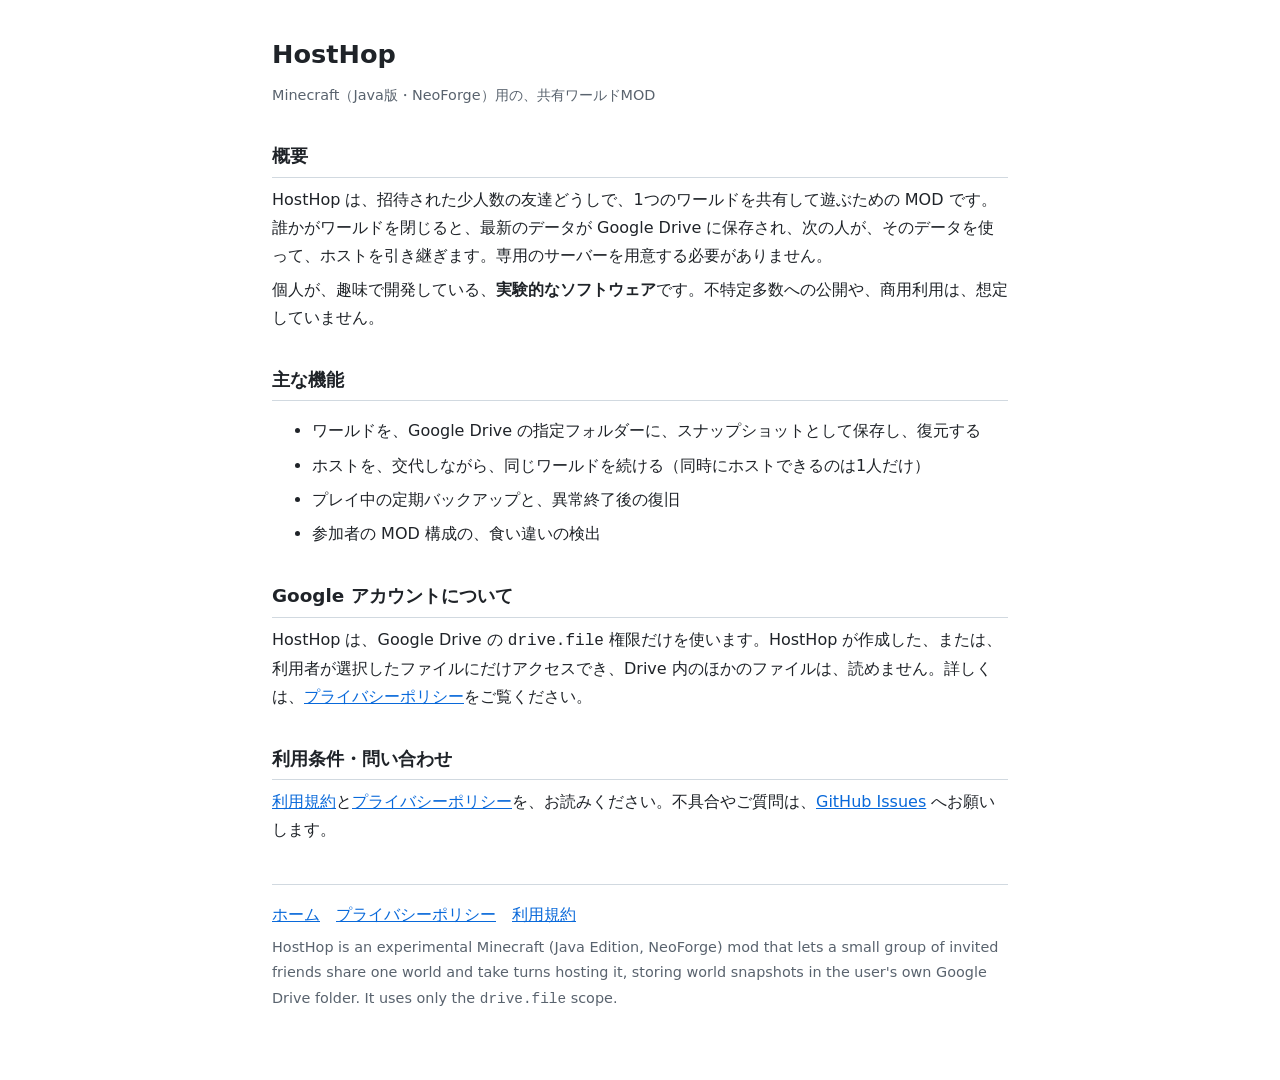
<file: docs/site/index.html>
<!doctype html>
<html lang="ja"><head><meta charset="utf-8"><meta name="viewport" content="width=device-width,initial-scale=1">
<title>HostHop</title><link rel="stylesheet" href="style.css"></head><body><main>
<h1>HostHop</h1>
<p class="muted">Minecraft（Java版・NeoForge）用の、共有ワールドMOD</p>
<h2>概要</h2>
<p>HostHop は、招待された少人数の友達どうしで、1つのワールドを共有して遊ぶための MOD です。誰かがワールドを閉じると、最新のデータが Google Drive に保存され、次の人が、そのデータを使って、ホストを引き継ぎます。専用のサーバーを用意する必要がありません。</p>
<p>個人が、趣味で開発している、<strong>実験的なソフトウェア</strong>です。不特定多数への公開や、商用利用は、想定していません。</p>
<h2>主な機能</h2>
<ul>
<li>ワールドを、Google Drive の指定フォルダーに、スナップショットとして保存し、復元する</li>
<li>ホストを、交代しながら、同じワールドを続ける（同時にホストできるのは1人だけ）</li>
<li>プレイ中の定期バックアップと、異常終了後の復旧</li>
<li>参加者の MOD 構成の、食い違いの検出</li>
</ul>
<h2>Google アカウントについて</h2>
<p>HostHop は、Google Drive の <code>drive.file</code> 権限だけを使います。HostHop が作成した、または、利用者が選択したファイルにだけアクセスでき、Drive 内のほかのファイルは、読めません。詳しくは、<a href="privacy.html">プライバシーポリシー</a>をご覧ください。</p>
<h2>利用条件・問い合わせ</h2>
<p><a href="terms.html">利用規約</a>と<a href="privacy.html">プライバシーポリシー</a>を、お読みください。不具合やご質問は、<a href="https://github.com/Ta0917/hosthop/issues">GitHub Issues</a> へお願いします。</p>
<nav><a href="index.html">ホーム</a><a href="privacy.html">プライバシーポリシー</a><a href="terms.html">利用規約</a></nav>
<p class="muted">HostHop is an experimental Minecraft (Java Edition, NeoForge) mod that lets a small group of invited friends share one world and take turns hosting it, storing world snapshots in the user's own Google Drive folder. It uses only the <code>drive.file</code> scope.</p>
</main></body></html>
</file>
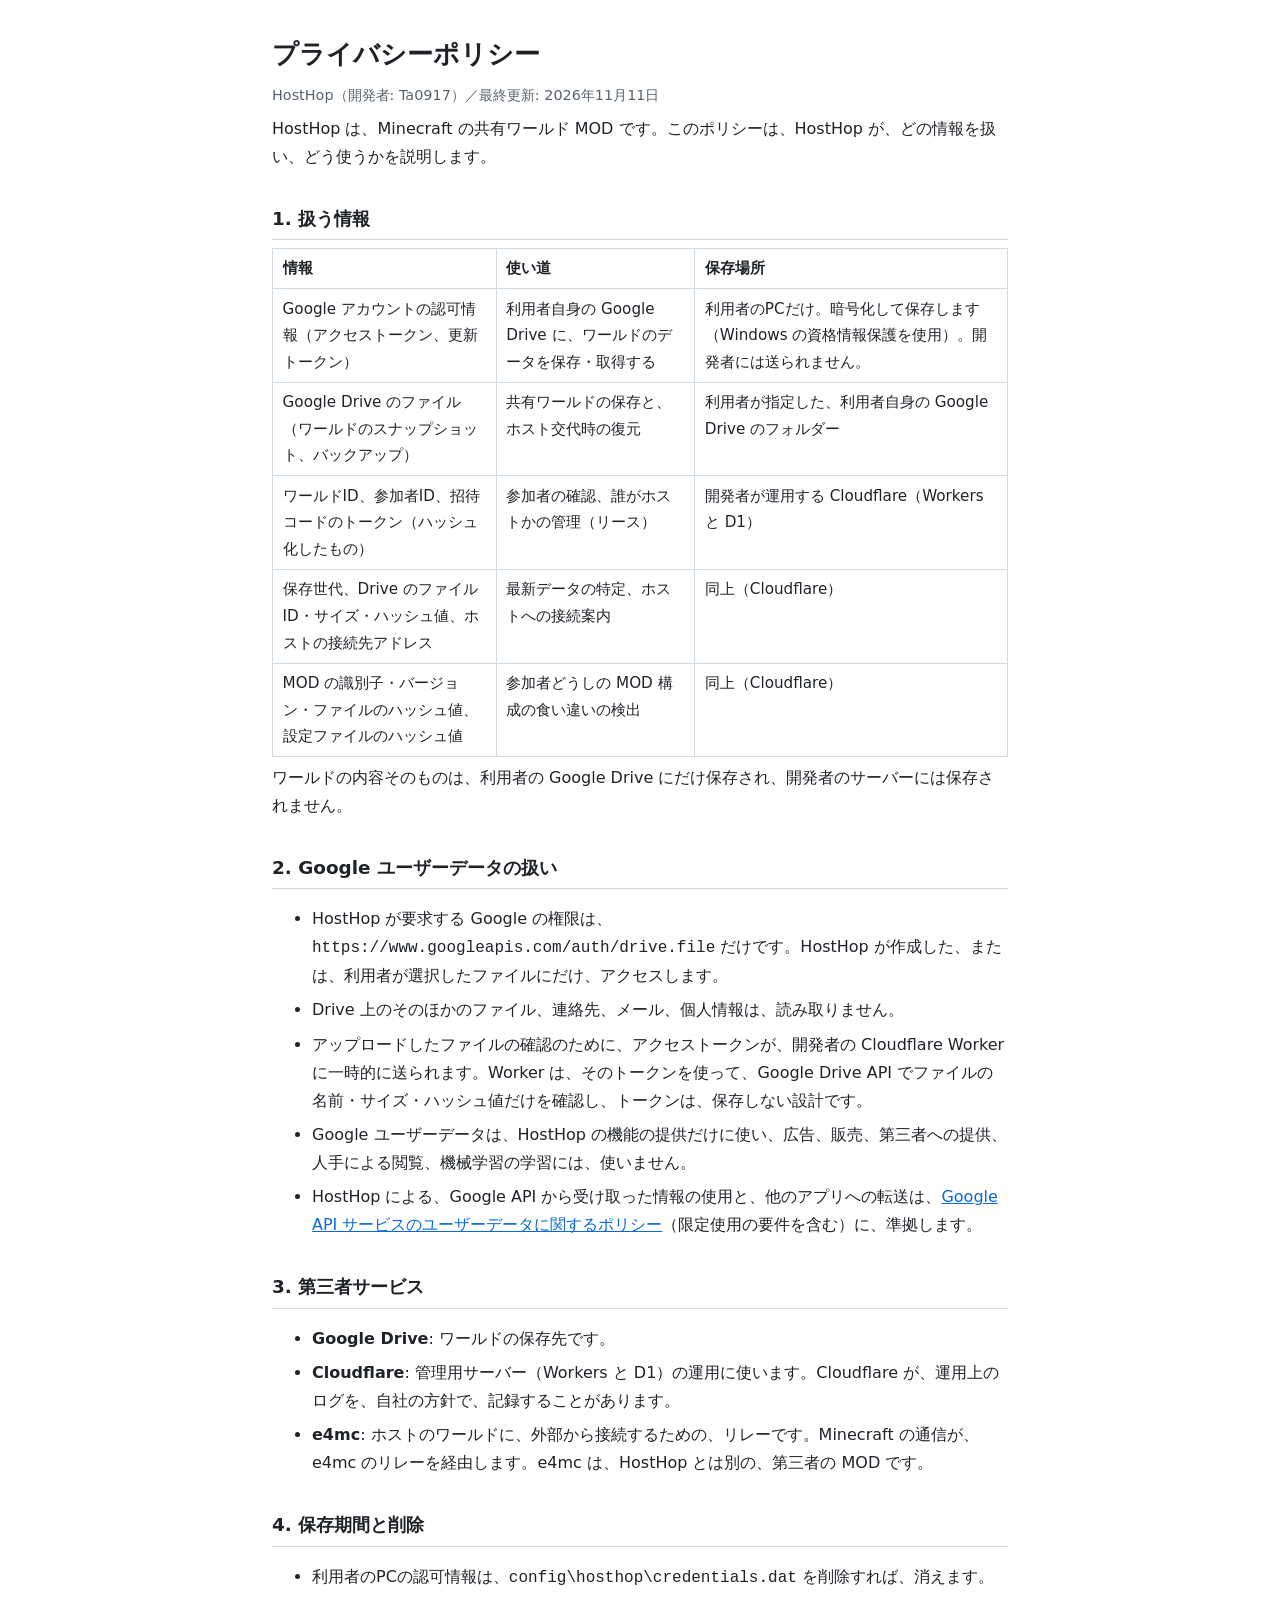
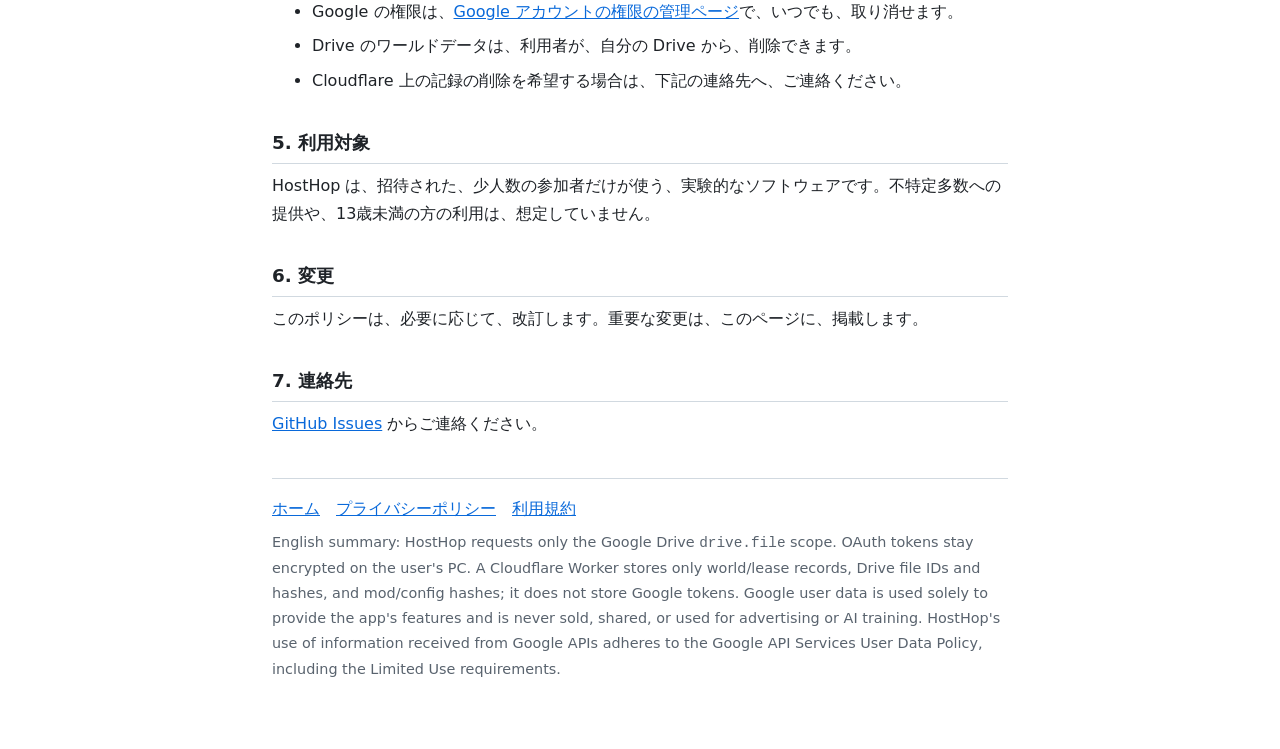
<file: docs/site/privacy.html>
<!doctype html>
<html lang="ja"><head><meta charset="utf-8"><meta name="viewport" content="width=device-width,initial-scale=1">
<title>プライバシーポリシー - HostHop</title><link rel="stylesheet" href="style.css"></head><body><main>
<h1>プライバシーポリシー</h1>
<p class="muted">HostHop（開発者: Ta0917）／最終更新: 2026年11月11日</p>
<p>HostHop は、Minecraft の共有ワールド MOD です。このポリシーは、HostHop が、どの情報を扱い、どう使うかを説明します。</p>

<h2>1. 扱う情報</h2>
<table>
<tr><th>情報</th><th>使い道</th><th>保存場所</th></tr>
<tr><td>Google アカウントの認可情報（アクセストークン、更新トークン）</td><td>利用者自身の Google Drive に、ワールドのデータを保存・取得する</td><td>利用者のPCだけ。暗号化して保存します（Windows の資格情報保護を使用）。開発者には送られません。</td></tr>
<tr><td>Google Drive のファイル（ワールドのスナップショット、バックアップ）</td><td>共有ワールドの保存と、ホスト交代時の復元</td><td>利用者が指定した、利用者自身の Google Drive のフォルダー</td></tr>
<tr><td>ワールドID、参加者ID、招待コードのトークン（ハッシュ化したもの）</td><td>参加者の確認、誰がホストかの管理（リース）</td><td>開発者が運用する Cloudflare（Workers と D1）</td></tr>
<tr><td>保存世代、Drive のファイルID・サイズ・ハッシュ値、ホストの接続先アドレス</td><td>最新データの特定、ホストへの接続案内</td><td>同上（Cloudflare）</td></tr>
<tr><td>MOD の識別子・バージョン・ファイルのハッシュ値、設定ファイルのハッシュ値</td><td>参加者どうしの MOD 構成の食い違いの検出</td><td>同上（Cloudflare）</td></tr>
</table>
<p>ワールドの内容そのものは、利用者の Google Drive にだけ保存され、開発者のサーバーには保存されません。</p>

<h2>2. Google ユーザーデータの扱い</h2>
<ul>
<li>HostHop が要求する Google の権限は、<code>https://www.googleapis.com/auth/drive.file</code> だけです。HostHop が作成した、または、利用者が選択したファイルにだけ、アクセスします。</li>
<li>Drive 上のそのほかのファイル、連絡先、メール、個人情報は、読み取りません。</li>
<li>アップロードしたファイルの確認のために、アクセストークンが、開発者の Cloudflare Worker に一時的に送られます。Worker は、そのトークンを使って、Google Drive API でファイルの名前・サイズ・ハッシュ値だけを確認し、トークンは、保存しない設計です。</li>
<li>Google ユーザーデータは、HostHop の機能の提供だけに使い、広告、販売、第三者への提供、人手による閲覧、機械学習の学習には、使いません。</li>
<li>HostHop による、Google API から受け取った情報の使用と、他のアプリへの転送は、<a href="https://developers.google.com/terms/api-services-user-data-policy">Google API サービスのユーザーデータに関するポリシー</a>（限定使用の要件を含む）に、準拠します。</li>
</ul>

<h2>3. 第三者サービス</h2>
<ul>
<li><strong>Google Drive</strong>: ワールドの保存先です。</li>
<li><strong>Cloudflare</strong>: 管理用サーバー（Workers と D1）の運用に使います。Cloudflare が、運用上のログを、自社の方針で、記録することがあります。</li>
<li><strong>e4mc</strong>: ホストのワールドに、外部から接続するための、リレーです。Minecraft の通信が、e4mc のリレーを経由します。e4mc は、HostHop とは別の、第三者の MOD です。</li>
</ul>

<h2>4. 保存期間と削除</h2>
<ul>
<li>利用者のPCの認可情報は、<code>config\hosthop\credentials.dat</code> を削除すれば、消えます。</li>
<li>Google の権限は、<a href="https://myaccount.google.com/permissions">Google アカウントの権限の管理ページ</a>で、いつでも、取り消せます。</li>
<li>Drive のワールドデータは、利用者が、自分の Drive から、削除できます。</li>
<li>Cloudflare 上の記録の削除を希望する場合は、下記の連絡先へ、ご連絡ください。</li>
</ul>

<h2>5. 利用対象</h2>
<p>HostHop は、招待された、少人数の参加者だけが使う、実験的なソフトウェアです。不特定多数への提供や、13歳未満の方の利用は、想定していません。</p>

<h2>6. 変更</h2>
<p>このポリシーは、必要に応じて、改訂します。重要な変更は、このページに、掲載します。</p>

<h2>7. 連絡先</h2>
<p><a href="https://github.com/Ta0917/hosthop/issues">GitHub Issues</a> からご連絡ください。</p>
<nav><a href="index.html">ホーム</a><a href="privacy.html">プライバシーポリシー</a><a href="terms.html">利用規約</a></nav>
<p class="muted">English summary: HostHop requests only the Google Drive <code>drive.file</code> scope. OAuth tokens stay encrypted on the user's PC. A Cloudflare Worker stores only world/lease records, Drive file IDs and hashes, and mod/config hashes; it does not store Google tokens. Google user data is used solely to provide the app's features and is never sold, shared, or used for advertising or AI training. HostHop's use of information received from Google APIs adheres to the Google API Services User Data Policy, including the Limited Use requirements.</p>
</main></body></html>
</file>
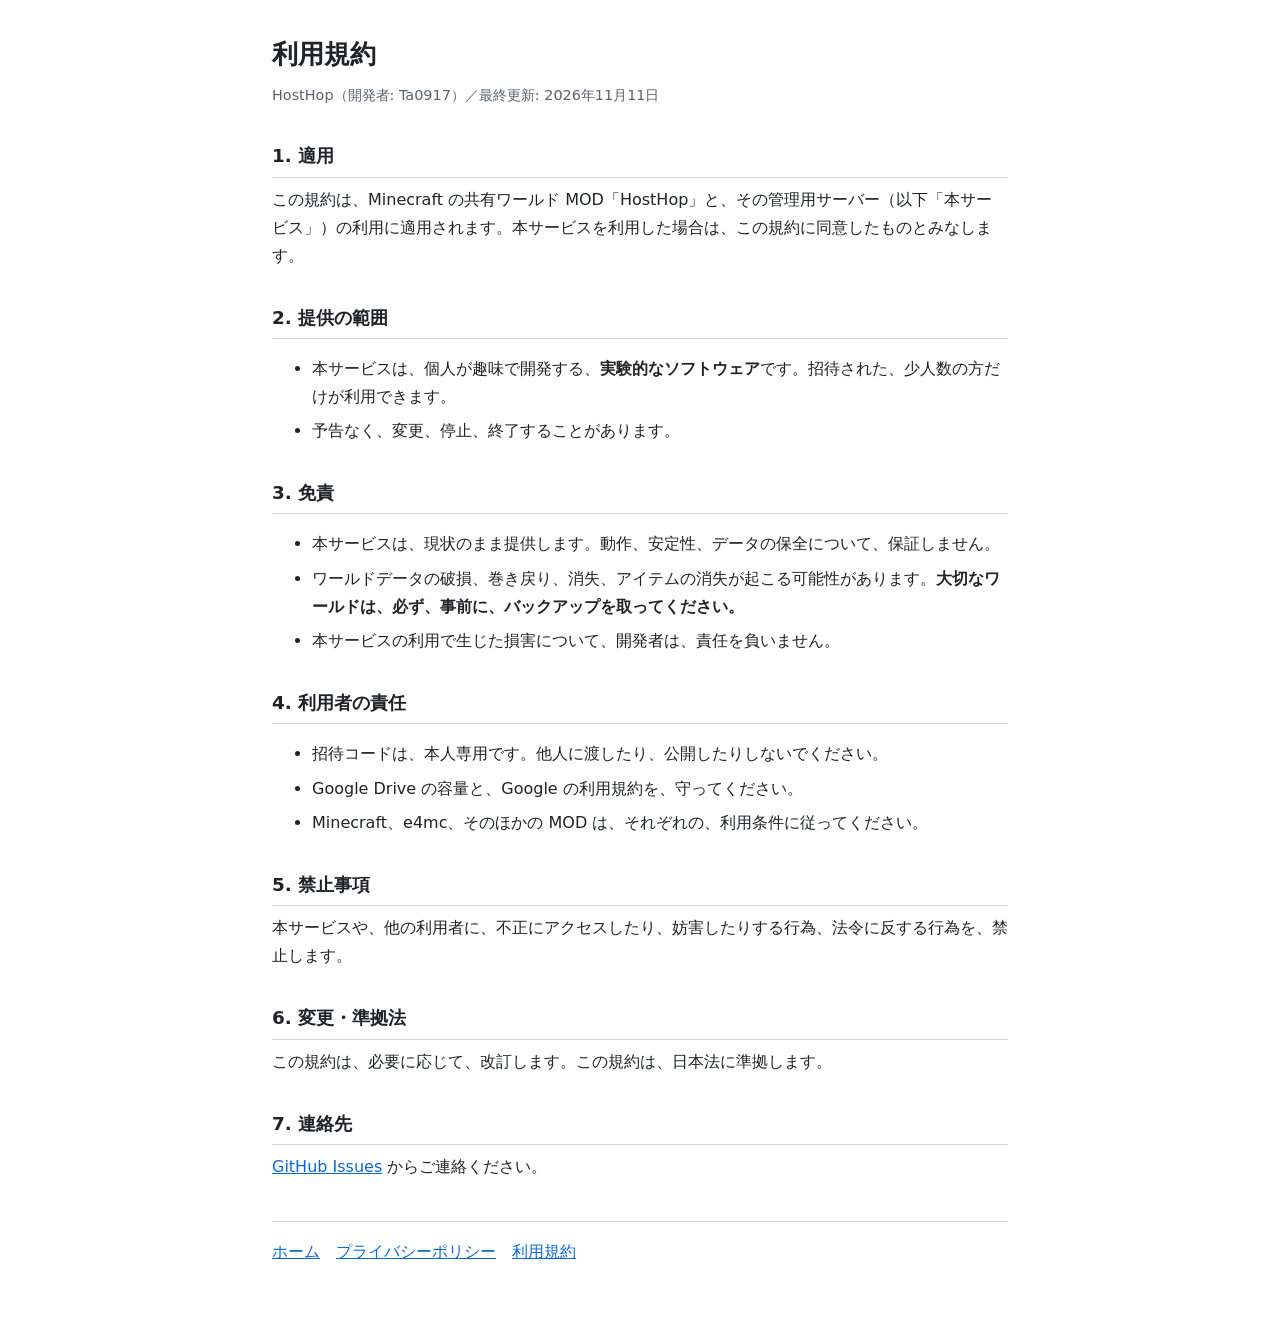
<file: docs/site/terms.html>
<!doctype html>
<html lang="ja"><head><meta charset="utf-8"><meta name="viewport" content="width=device-width,initial-scale=1">
<title>利用規約 - HostHop</title><link rel="stylesheet" href="style.css"></head><body><main>
<h1>利用規約</h1>
<p class="muted">HostHop（開発者: Ta0917）／最終更新: 2026年11月11日</p>
<h2>1. 適用</h2>
<p>この規約は、Minecraft の共有ワールド MOD「HostHop」と、その管理用サーバー（以下「本サービス」）の利用に適用されます。本サービスを利用した場合は、この規約に同意したものとみなします。</p>
<h2>2. 提供の範囲</h2>
<ul>
<li>本サービスは、個人が趣味で開発する、<strong>実験的なソフトウェア</strong>です。招待された、少人数の方だけが利用できます。</li>
<li>予告なく、変更、停止、終了することがあります。</li>
</ul>
<h2>3. 免責</h2>
<ul>
<li>本サービスは、現状のまま提供します。動作、安定性、データの保全について、保証しません。</li>
<li>ワールドデータの破損、巻き戻り、消失、アイテムの消失が起こる可能性があります。<strong>大切なワールドは、必ず、事前に、バックアップを取ってください。</strong></li>
<li>本サービスの利用で生じた損害について、開発者は、責任を負いません。</li>
</ul>
<h2>4. 利用者の責任</h2>
<ul>
<li>招待コードは、本人専用です。他人に渡したり、公開したりしないでください。</li>
<li>Google Drive の容量と、Google の利用規約を、守ってください。</li>
<li>Minecraft、e4mc、そのほかの MOD は、それぞれの、利用条件に従ってください。</li>
</ul>
<h2>5. 禁止事項</h2>
<p>本サービスや、他の利用者に、不正にアクセスしたり、妨害したりする行為、法令に反する行為を、禁止します。</p>
<h2>6. 変更・準拠法</h2>
<p>この規約は、必要に応じて、改訂します。この規約は、日本法に準拠します。</p>
<h2>7. 連絡先</h2>
<p><a href="https://github.com/Ta0917/hosthop/issues">GitHub Issues</a> からご連絡ください。</p>
<nav><a href="index.html">ホーム</a><a href="privacy.html">プライバシーポリシー</a><a href="terms.html">利用規約</a></nav>
</main></body></html>
</file>
<file: docs/site/style.css>
:root{--bg:#fff;--fg:#1f2328;--muted:#59636e;--line:#d1d9e0;--link:#0969da}
@media (prefers-color-scheme:dark){:root{--bg:#0d1117;--fg:#e6edf3;--muted:#9198a1;--line:#30363d;--link:#4493f8}}
body{margin:0;background:var(--bg);color:var(--fg);font:16px/1.75 system-ui,"Hiragino Sans","Yu Gothic",sans-serif}
main{max-width:46rem;margin:0 auto;padding:2rem 1rem 4rem}
h1{font-size:1.6rem;margin:0 0 .25rem}h2{font-size:1.15rem;margin:2rem 0 .5rem;padding-bottom:.25rem;border-bottom:1px solid var(--line)}
p,li{margin:.4rem 0}.muted{color:var(--muted);font-size:.9rem}a{color:var(--link)}
nav{margin-top:2.5rem;padding-top:1rem;border-top:1px solid var(--line)}nav a{margin-right:1rem}
table{border-collapse:collapse;width:100%;font-size:.95rem}td,th{border:1px solid var(--line);padding:.4rem .6rem;text-align:left;vertical-align:top}
</file>
